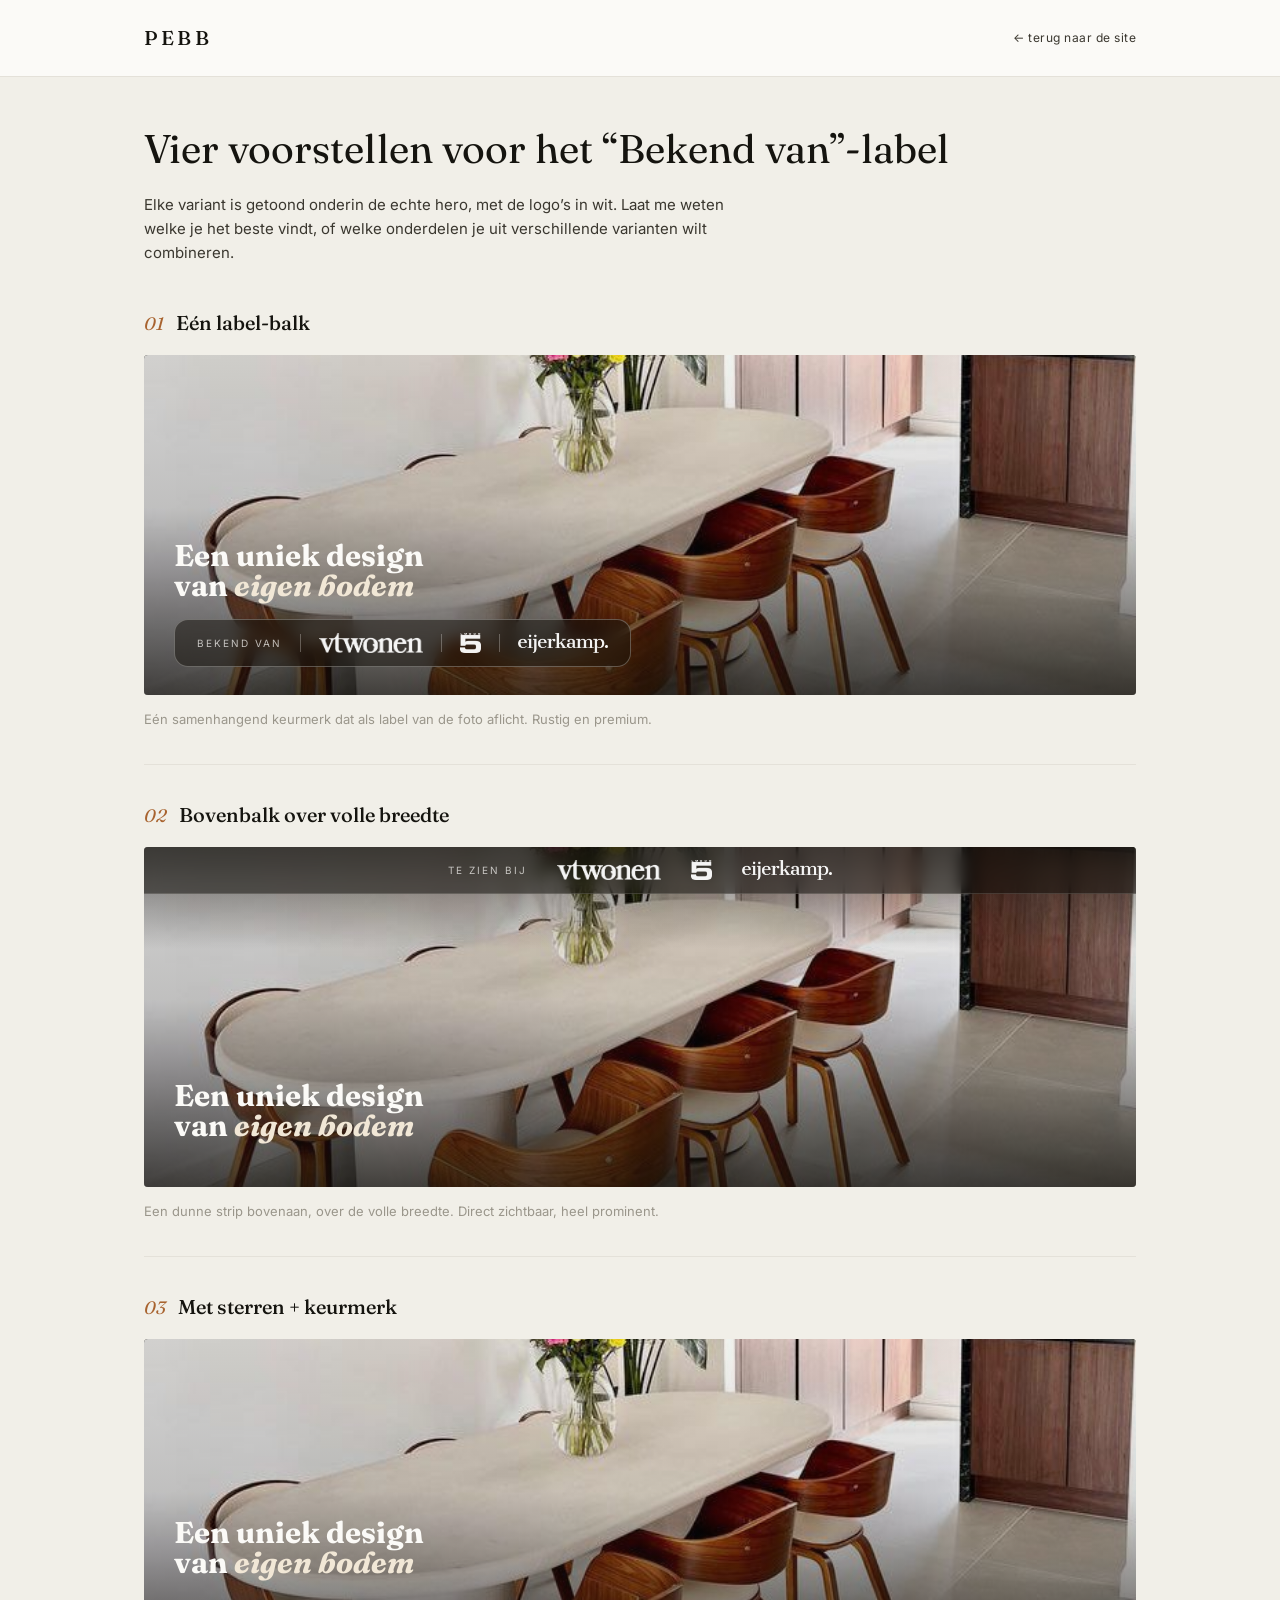
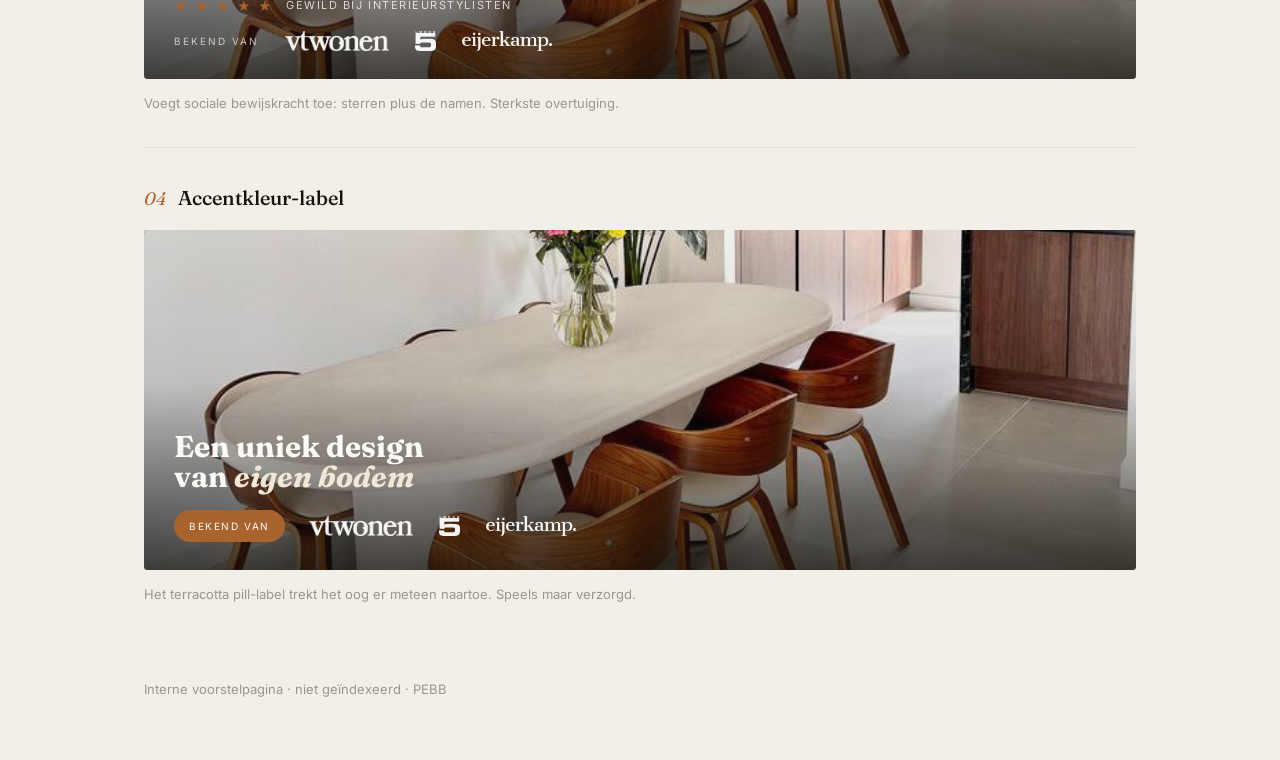
<file: voorstel/index.html>
<!DOCTYPE html>
<html lang="nl">
<head>
  <meta charset="UTF-8" />
  <meta name="viewport" content="width=device-width, initial-scale=1.0" />
  <title>PEBB — Voorstellen: "Bekend van"-label</title>
  <meta name="robots" content="noindex" />
  <link rel="preconnect" href="https://fonts.googleapis.com" />
  <link rel="preconnect" href="https://fonts.gstatic.com" crossorigin />
  <link href="https://fonts.googleapis.com/css2?family=Fraunces:ital,opsz,wght@0,9..144,400;0,9..144,500;1,9..144,400&family=Inter:wght@300;400;500&display=swap" rel="stylesheet" />
  <style>
    :root{
      --paper:#FBFAF7; --paper2:#F1EFE8; --ink:#15140F; --ink-soft:#3A372F;
      --muted:#9A968B; --hairline:#E4E1D9; --accent:#A8632F;
    }
    *{box-sizing:border-box;}
    body{margin:0;background:var(--paper2);color:var(--ink);font-family:'Inter',system-ui,sans-serif;line-height:1.6;-webkit-font-smoothing:antialiased;}
    a{color:inherit;}
    .wrap{max-width:1040px;margin:0 auto;padding:0 24px;}
    header{padding:22px 0;border-bottom:0.5px solid var(--hairline);background:var(--paper);}
    .brand{font-family:'Fraunces',serif;font-weight:500;letter-spacing:0.16em;font-size:20px;}
    .lead{padding:40px 0 8px;}
    .lead h1{font-family:'Fraunces',serif;font-weight:400;font-size:clamp(26px,4vw,40px);margin:0 0 12px;}
    .lead p{color:var(--ink-soft);font-size:15px;max-width:620px;margin:0;}
    .variant{padding:34px 0;border-top:0.5px solid var(--hairline);}
    .variant:first-of-type{border-top:none;}
    .vhead{display:flex;align-items:baseline;gap:12px;margin-bottom:16px;flex-wrap:wrap;}
    .vnum{font-family:'Fraunces',serif;font-style:italic;color:var(--accent);font-size:18px;}
    .vtitle{font-family:'Fraunces',serif;font-weight:500;font-size:20px;margin:0;}
    .vnote{font-size:13px;color:var(--muted);margin:14px 0 0;}

    /* hero-context stage */
    .stage{position:relative;height:340px;border-radius:4px;overflow:hidden;background:var(--ink);}
    .stage img.bg{position:absolute;inset:0;width:100%;height:100%;object-fit:cover;}
    .scrim{position:absolute;inset:0;background:linear-gradient(to top,rgba(15,12,8,0.78) 0%,rgba(15,12,8,0.15) 55%,rgba(15,12,8,0.05) 100%);}
    .scrim-top{position:absolute;inset:0;background:linear-gradient(to bottom,rgba(15,12,8,0.55) 0%,rgba(15,12,8,0) 30%);}
    .stage-content{position:absolute;left:30px;right:30px;bottom:28px;z-index:2;}
    .stage .mock-title{font-family:'Fraunces',serif;color:#FBFAF7;font-size:30px;line-height:1;margin:0 0 18px;}
    .stage .mock-title em{font-style:italic;color:#F1E7D6;}

    /* shared logo styling (white) */
    .lg{height:20px;width:auto;display:block;filter:brightness(0) invert(1);opacity:0.95;}
    .key{font-size:10px;letter-spacing:0.2em;text-transform:uppercase;color:rgba(251,250,247,0.72);white-space:nowrap;}

    /* V1 — label bar */
    .v1-bar{display:inline-flex;align-items:center;gap:18px;padding:13px 22px;background:rgba(20,16,11,0.5);border:0.5px solid rgba(251,250,247,0.28);border-radius:14px;backdrop-filter:blur(8px);-webkit-backdrop-filter:blur(8px);}
    .v1-bar .sep{width:1px;height:18px;background:rgba(251,250,247,0.28);}

    /* V2 — full-width top ribbon */
    .ribbon{position:absolute;top:0;left:0;right:0;z-index:3;display:flex;align-items:center;justify-content:center;gap:30px;padding:13px 18px;background:rgba(15,12,8,0.5);backdrop-filter:blur(8px);-webkit-backdrop-filter:blur(8px);border-bottom:0.5px solid rgba(251,250,247,0.14);flex-wrap:wrap;}

    /* V3 — stars + keurmerk */
    .v3-stars{display:flex;align-items:center;gap:12px;margin-bottom:14px;}
    .v3-stars .st{color:var(--accent);font-size:13px;letter-spacing:0.12em;}
    .v3-stars .lab{font-size:11px;letter-spacing:0.14em;text-transform:uppercase;color:rgba(251,250,247,0.8);}
    .v3-logos{display:flex;align-items:center;gap:26px;flex-wrap:wrap;}

    /* V4 — accent pill */
    .v4{display:flex;align-items:center;gap:24px;flex-wrap:wrap;}
    .accent-pill{background:var(--accent);color:#FBFAF7;font-size:10px;letter-spacing:0.16em;text-transform:uppercase;padding:8px 15px;border-radius:999px;white-space:nowrap;}
    .v4-logos{display:flex;align-items:center;gap:26px;flex-wrap:wrap;}

    .row-logos{display:flex;align-items:center;gap:26px;flex-wrap:wrap;}
    footer{padding:40px 0 60px;color:var(--muted);font-size:13px;}
  </style>
</head>
<body>
  <header>
    <div class="wrap" style="display:flex;align-items:center;justify-content:space-between;">
      <span class="brand">PEBB</span>
      <a href="../" style="font-size:12px;color:var(--ink-soft);text-decoration:none;letter-spacing:0.04em;">&larr; terug naar de site</a>
    </div>
  </header>

  <div class="wrap">
    <div class="lead">
      <h1>Vier voorstellen voor het &ldquo;Bekend van&rdquo;-label</h1>
      <p>Elke variant is getoond onderin de echte hero, met de logo&rsquo;s in wit. Laat me weten welke je het beste vindt, of welke onderdelen je uit verschillende varianten wilt combineren.</p>
    </div>

    <!-- VARIANT 1 -->
    <section class="variant">
      <div class="vhead"><span class="vnum">01</span><h2 class="vtitle">Eén label-balk</h2></div>
      <div class="stage">
        <img class="bg" src="../assets/hero.jpg" alt="" />
        <div class="scrim"></div>
        <div class="stage-content">
          <h3 class="mock-title">Een uniek design<br>van <em>eigen bodem</em></h3>
          <div class="v1-bar">
            <span class="key">Bekend van</span>
            <span class="sep"></span>
            <img class="lg" src="../assets/logo-vtwonen.png" alt="vtwonen" />
            <span class="sep"></span>
            <img class="lg" src="../assets/logo-loods5.png" alt="Loods 5" />
            <span class="sep"></span>
            <img class="lg" src="../assets/logo-eijerkamp.png" alt="eijerkamp" />
          </div>
        </div>
      </div>
      <p class="vnote">Eén samenhangend keurmerk dat als label van de foto aflicht. Rustig en premium.</p>
    </section>

    <!-- VARIANT 2 -->
    <section class="variant">
      <div class="vhead"><span class="vnum">02</span><h2 class="vtitle">Bovenbalk over volle breedte</h2></div>
      <div class="stage">
        <img class="bg" src="../assets/hero.jpg" alt="" />
        <div class="scrim"></div>
        <div class="scrim-top"></div>
        <div class="ribbon">
          <span class="key">Te zien bij</span>
          <img class="lg" src="../assets/logo-vtwonen.png" alt="vtwonen" />
          <img class="lg" src="../assets/logo-loods5.png" alt="Loods 5" />
          <img class="lg" src="../assets/logo-eijerkamp.png" alt="eijerkamp" />
        </div>
        <div class="stage-content">
          <h3 class="mock-title">Een uniek design<br>van <em>eigen bodem</em></h3>
        </div>
      </div>
      <p class="vnote">Een dunne strip bovenaan, over de volle breedte. Direct zichtbaar, heel prominent.</p>
    </section>

    <!-- VARIANT 3 -->
    <section class="variant">
      <div class="vhead"><span class="vnum">03</span><h2 class="vtitle">Met sterren + keurmerk</h2></div>
      <div class="stage">
        <img class="bg" src="../assets/hero.jpg" alt="" />
        <div class="scrim"></div>
        <div class="stage-content">
          <h3 class="mock-title">Een uniek design<br>van <em>eigen bodem</em></h3>
          <div class="v3-stars">
            <span class="st">&#9733; &#9733; &#9733; &#9733; &#9733;</span>
            <span class="lab">Gewild bij interieurstylisten</span>
          </div>
          <div class="v3-logos">
            <span class="key">Bekend van</span>
            <img class="lg" src="../assets/logo-vtwonen.png" alt="vtwonen" />
            <img class="lg" src="../assets/logo-loods5.png" alt="Loods 5" />
            <img class="lg" src="../assets/logo-eijerkamp.png" alt="eijerkamp" />
          </div>
        </div>
      </div>
      <p class="vnote">Voegt sociale bewijskracht toe: sterren plus de namen. Sterkste overtuiging.</p>
    </section>

    <!-- VARIANT 4 -->
    <section class="variant">
      <div class="vhead"><span class="vnum">04</span><h2 class="vtitle">Accentkleur-label</h2></div>
      <div class="stage">
        <img class="bg" src="../assets/hero.jpg" alt="" />
        <div class="scrim"></div>
        <div class="stage-content">
          <h3 class="mock-title">Een uniek design<br>van <em>eigen bodem</em></h3>
          <div class="v4">
            <span class="accent-pill">Bekend van</span>
            <div class="v4-logos">
              <img class="lg" src="../assets/logo-vtwonen.png" alt="vtwonen" />
              <img class="lg" src="../assets/logo-loods5.png" alt="Loods 5" />
              <img class="lg" src="../assets/logo-eijerkamp.png" alt="eijerkamp" />
            </div>
          </div>
        </div>
      </div>
      <p class="vnote">Het terracotta pill-label trekt het oog er meteen naartoe. Speels maar verzorgd.</p>
    </section>

  </div>

  <footer>
    <div class="wrap">Interne voorstelpagina &middot; niet geïndexeerd &middot; PEBB</div>
  </footer>
</body>
</html>
</file>
